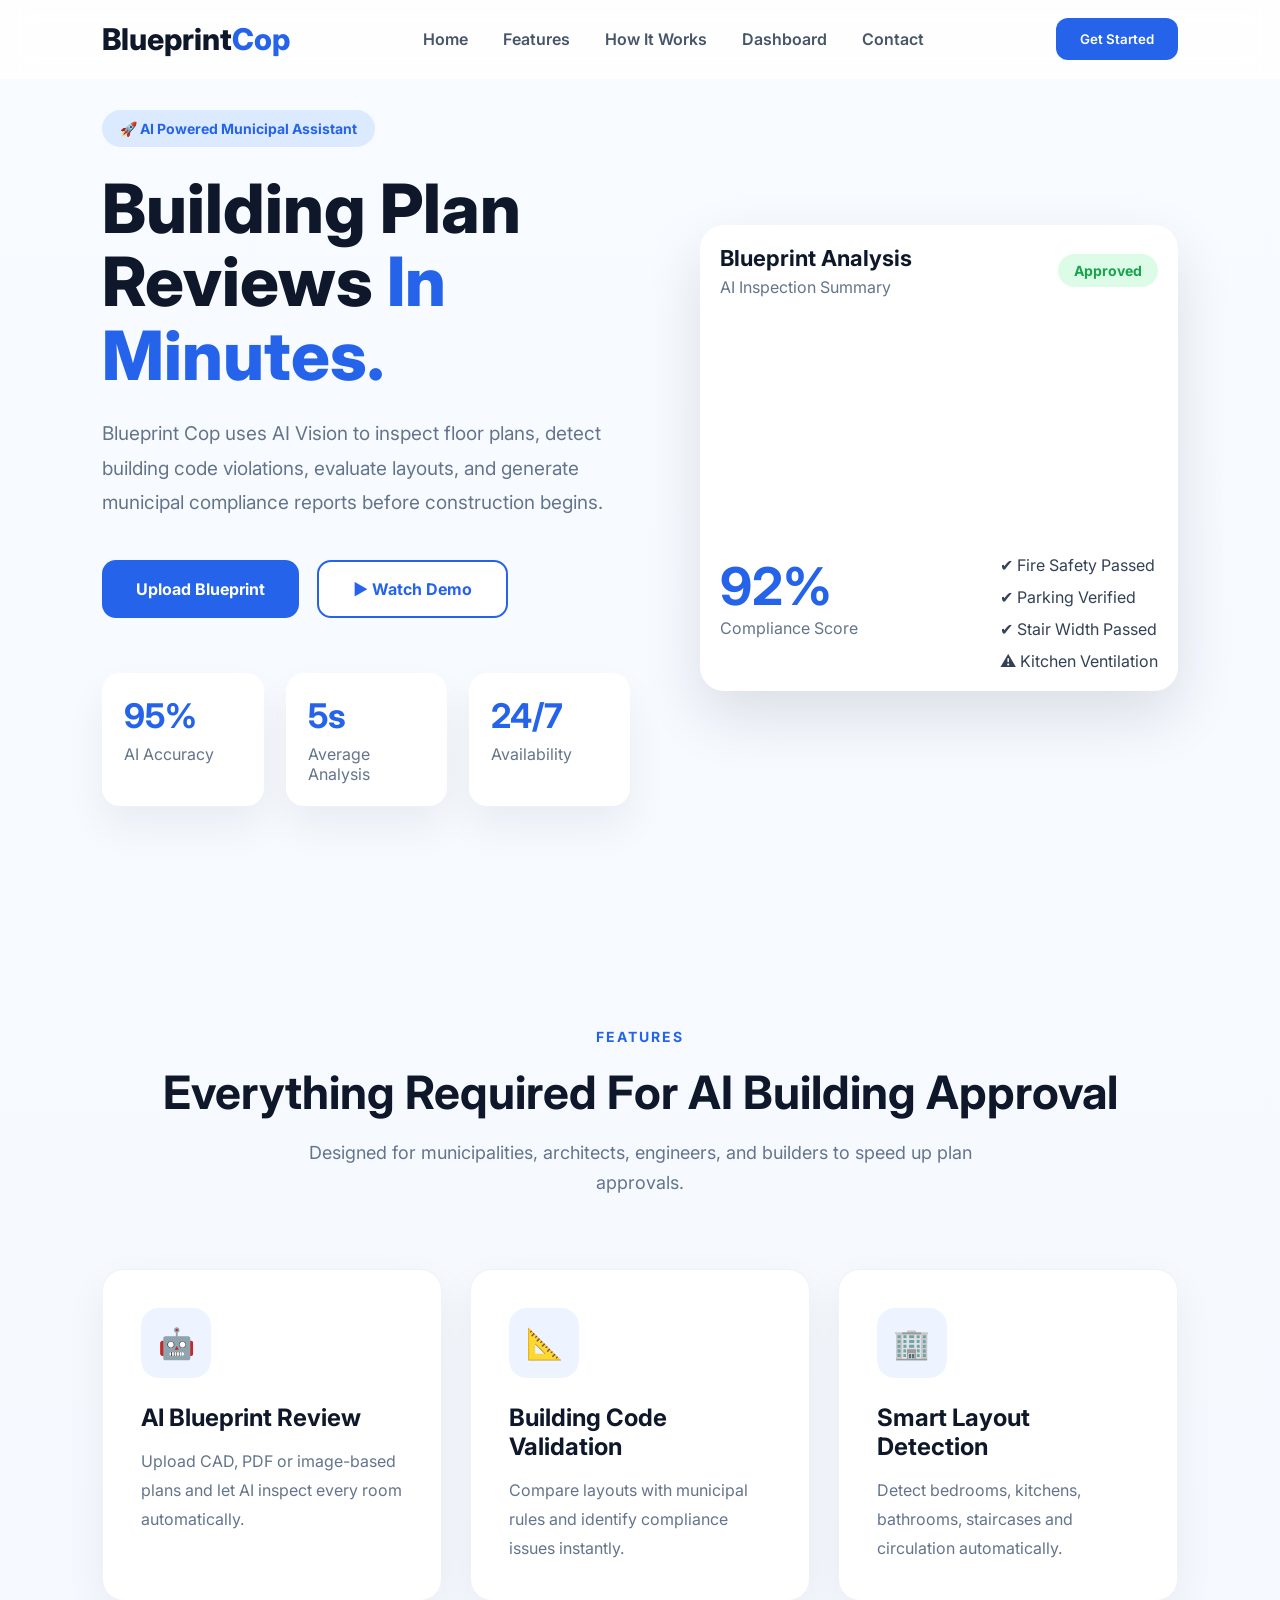
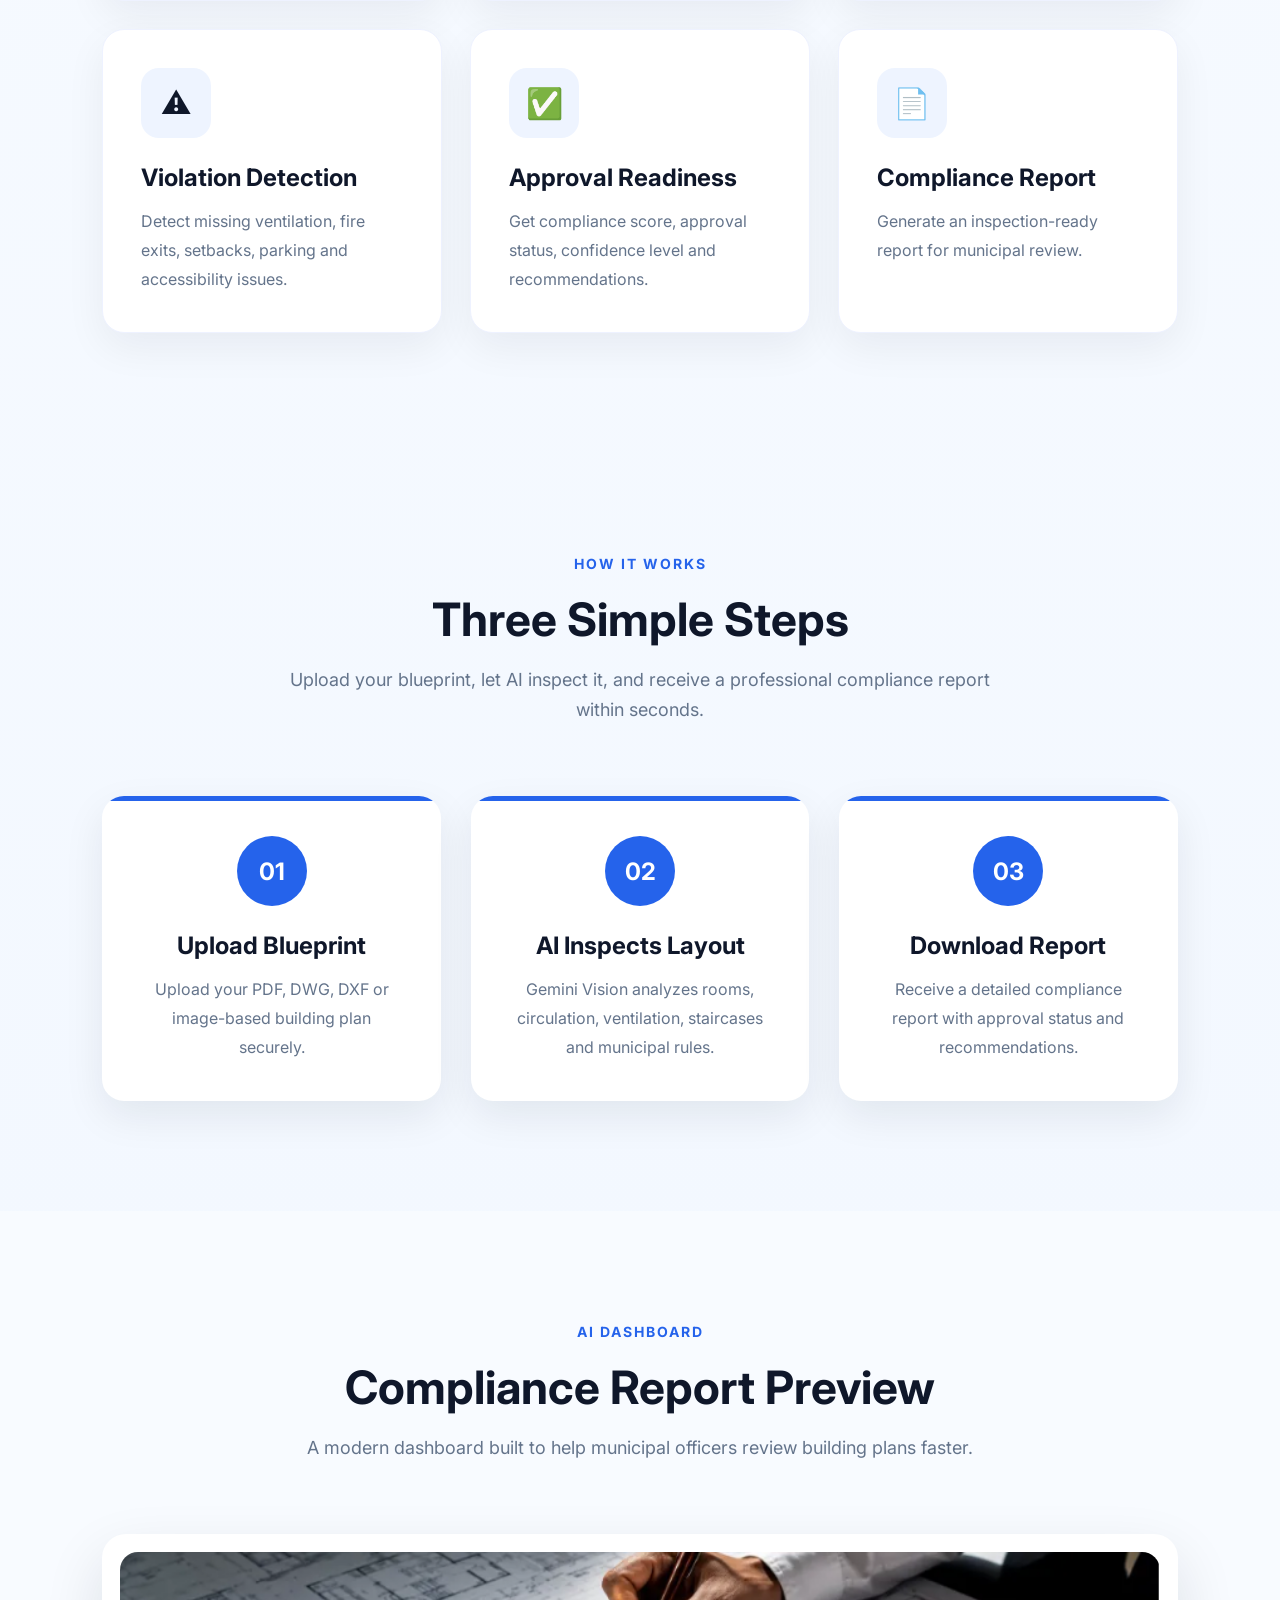
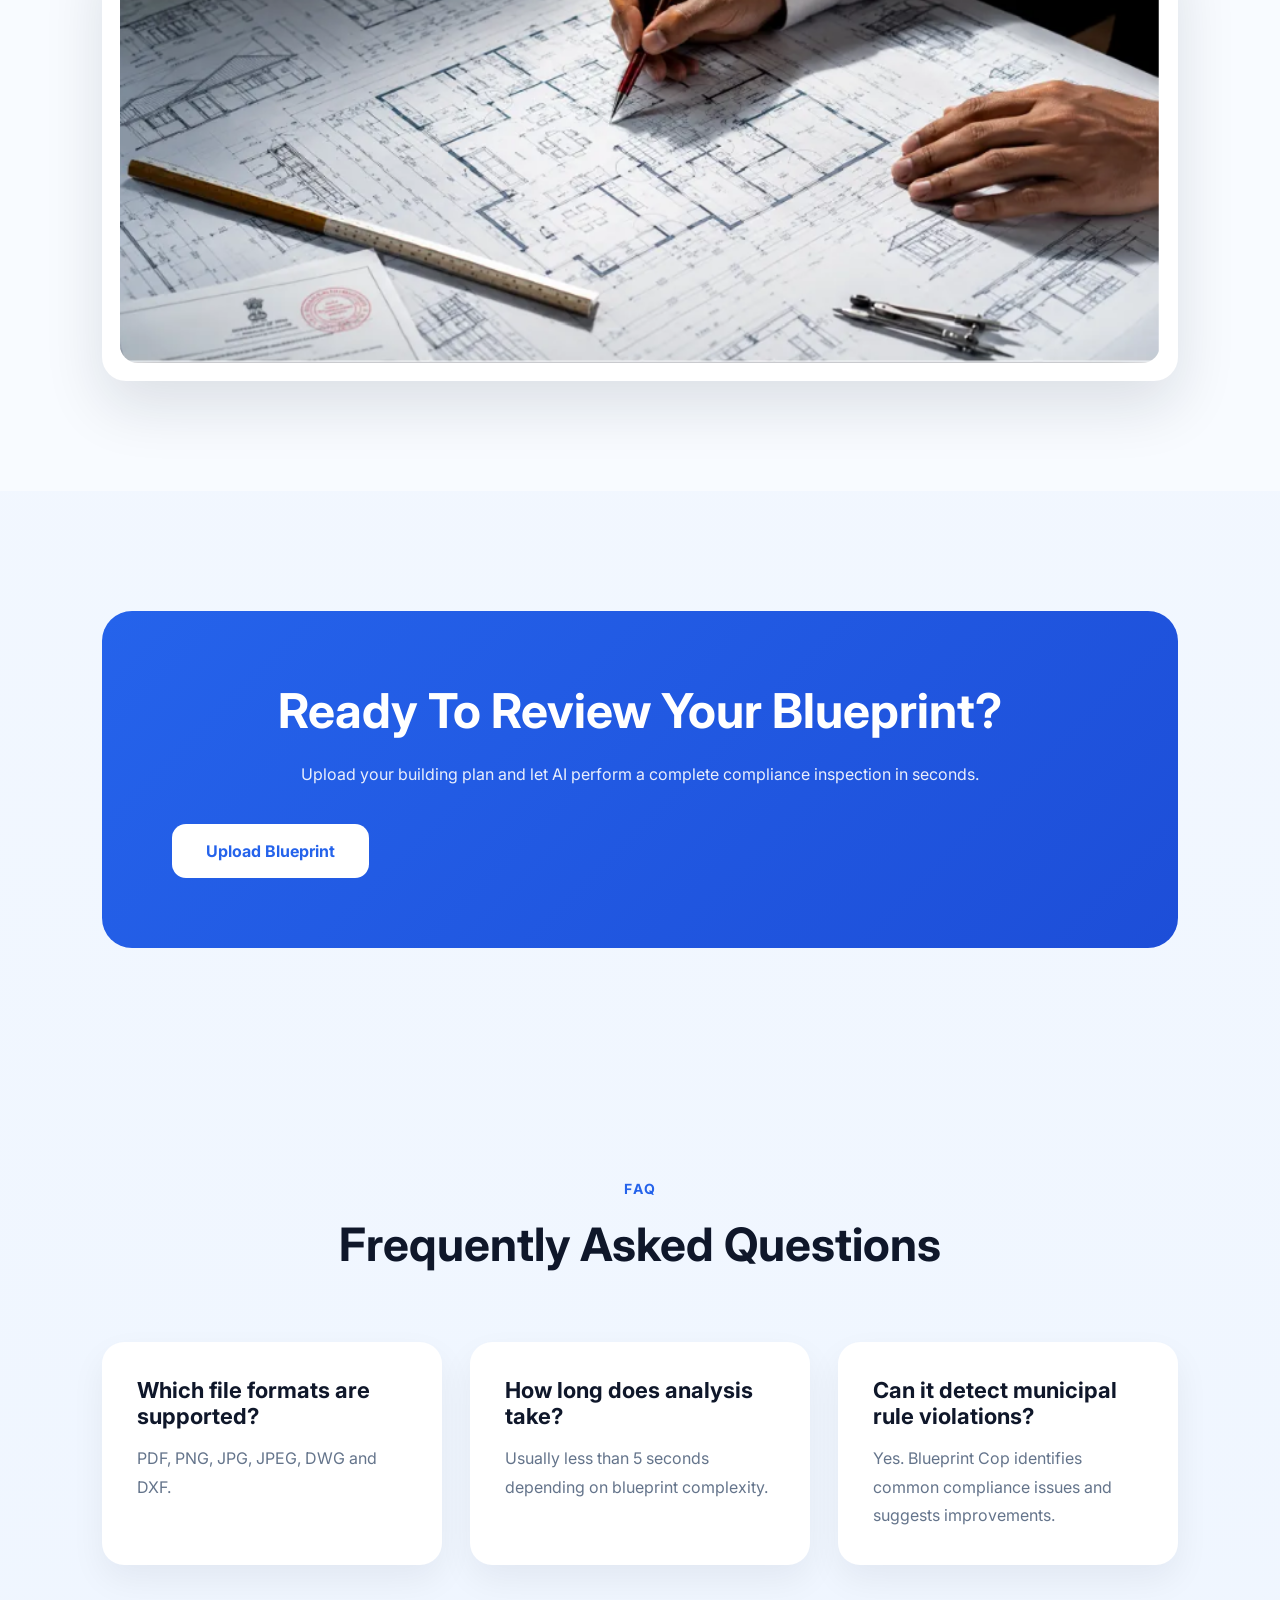
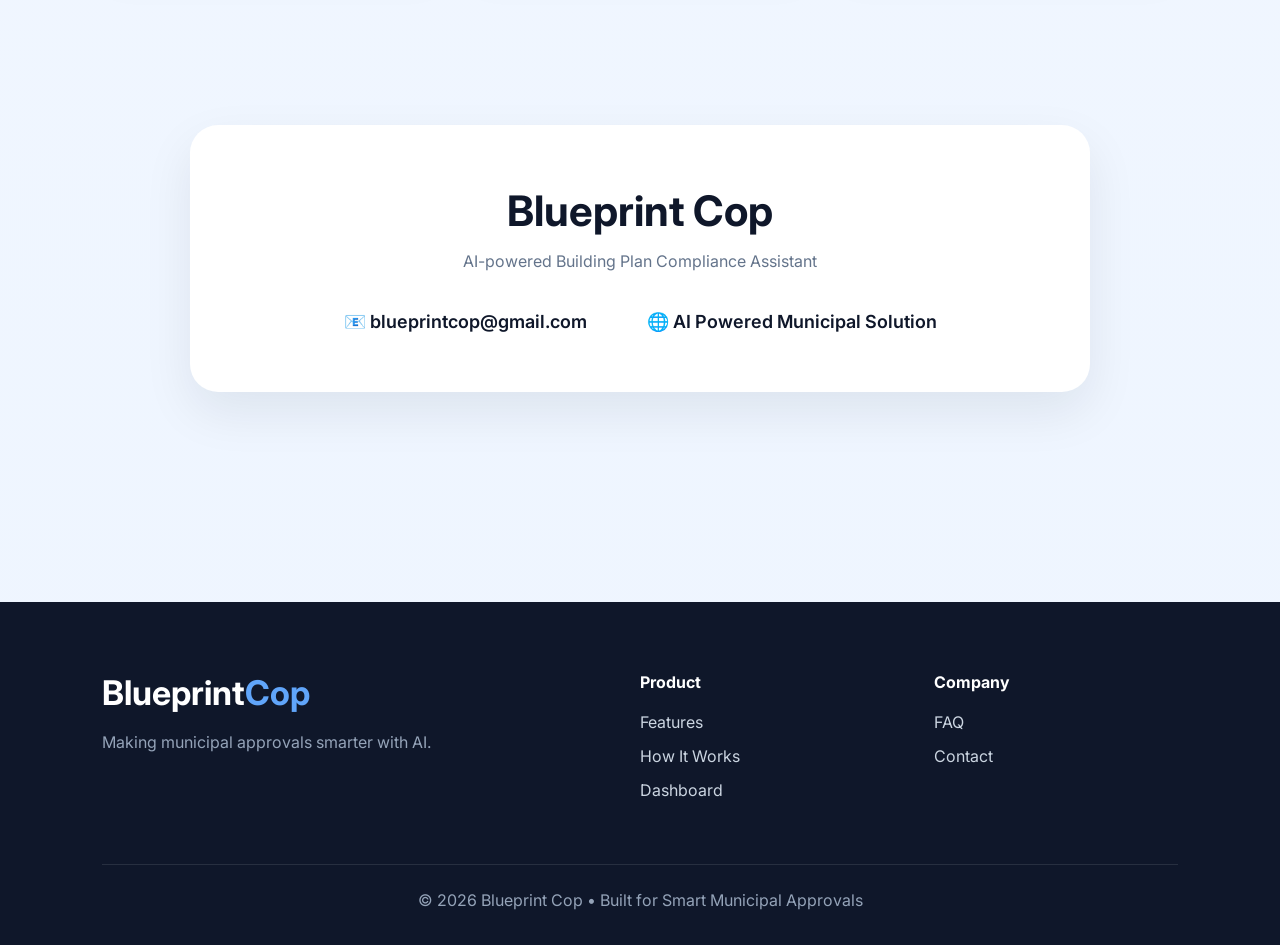
<file: frontend/index.html>
<!doctype html>
<html lang="en">
  <head>
    <meta charset="UTF-8" />
    <meta name="viewport" content="width=device-width, initial-scale=1.0" />
    <title>Blueprint Cop | AI Building Plan Reviewer</title>

    <link rel="stylesheet" href="style.css" />
  </head>

  <body>
    <!-- ================= NAVBAR ================= -->

    <nav class="navbar">
      <div class="logo">Blueprint<span>Cop</span></div>

      <ul class="nav-links">
        <li><a href="#home">Home</a></li>

        <li><a href="#features">Features</a></li>

        <li><a href="#how">How It Works</a></li>

        <li><a href="#dashboard">Dashboard</a></li>

        <li><a href="#contact">Contact</a></li>
      </ul>

      <button class="nav-btn">Get Started</button>
    </nav>

    <!-- ================= HERO ================= -->

    <section class="hero" id="home">
      <!-- Left -->

      <div class="hero-left">
        <span class="tag"> 🚀 AI Powered Municipal Assistant </span>

        <h1>
          Building Plan Reviews

          <span>In Minutes.</span>
        </h1>

        <p class="hero-text">
          Blueprint Cop uses AI Vision to inspect floor plans, detect building
          code violations, evaluate layouts, and generate municipal compliance
          reports before construction begins.
        </p>

        <div class="hero-buttons">
          <button class="primary-btn" id="uploadBtn">Upload Blueprint</button>

          <button class="secondary-btn">▶ Watch Demo</button>
        </div>

        <input
          type="file"
          id="fileInput"
          accept=".pdf,.dwg,.dxf,.png,.jpg,.jpeg"
          hidden
        />

        <!-- Stats -->

        <div class="hero-stats">
          <div class="stat-card">
            <h2>95%</h2>

            <p>AI Accuracy</p>
          </div>

          <div class="stat-card">
            <h2>5s</h2>

            <p>Average Analysis</p>
          </div>

          <div class="stat-card">
            <h2>24/7</h2>

            <p>Availability</p>
          </div>
        </div>
      </div>

      <!-- Right -->

      <div class="hero-right">
        <div class="preview-card">
          <div class="preview-header">
            <div>
              <h3>Blueprint Analysis</h3>

              <p>AI Inspection Summary</p>
            </div>

            <span class="status approved"> Approved </span>
          </div>

          <video class="hero-video" autoplay muted loop playsinline>
            <source
              src="SaaS_website_displays_AI_floor_202607260032.mp4"
              type="video/mp4"
            />
          </video>

          <div class="score-box">
            <div>
              <h2>92%</h2>

              <span> Compliance Score </span>
            </div>

            <div class="score-details">
              <p>✔ Fire Safety Passed</p>

              <p>✔ Parking Verified</p>

              <p>✔ Stair Width Passed</p>

              <p>⚠ Kitchen Ventilation</p>
            </div>
          </div>
        </div>
      </div>
    </section>

    <!-- ================= FEATURES ================= -->

    <section id="features">
      <div class="section-title">
        <span> FEATURES </span>

        <h2>Everything Required For AI Building Approval</h2>

        <p>
          Designed for municipalities, architects, engineers, and builders to
          speed up plan approvals.
        </p>
      </div>

      <div class="feature-grid">
        <div class="feature-card">
          <div class="icon">🤖</div>

          <h3>AI Blueprint Review</h3>

          <p>
            Upload CAD, PDF or image-based plans and let AI inspect every room
            automatically.
          </p>
        </div>

        <div class="feature-card">
          <div class="icon">📐</div>

          <h3>Building Code Validation</h3>

          <p>
            Compare layouts with municipal rules and identify compliance issues
            instantly.
          </p>
        </div>

        <div class="feature-card">
          <div class="icon">🏢</div>

          <h3>Smart Layout Detection</h3>

          <p>
            Detect bedrooms, kitchens, bathrooms, staircases and circulation
            automatically.
          </p>
        </div>

        <div class="feature-card">
          <div class="icon">⚠</div>

          <h3>Violation Detection</h3>

          <p>
            Detect missing ventilation, fire exits, setbacks, parking and
            accessibility issues.
          </p>
        </div>

        <div class="feature-card">
          <div class="icon">✅</div>

          <h3>Approval Readiness</h3>

          <p>
            Get compliance score, approval status, confidence level and
            recommendations.
          </p>
        </div>

        <div class="feature-card">
          <div class="icon">📄</div>

          <h3>Compliance Report</h3>

          <p>Generate an inspection-ready report for municipal review.</p>
        </div>
      </div>
    </section>

    <!-- ================= HOW IT WORKS ================= -->

    <section id="how">
      <div class="section-title">
        <span> HOW IT WORKS </span>

        <h2>Three Simple Steps</h2>

        <p>
          Upload your blueprint, let AI inspect it, and receive a professional
          compliance report within seconds.
        </p>
      </div>

      <div class="timeline">
        <div class="timeline-card">
          <div class="timeline-number">01</div>

          <h3>Upload Blueprint</h3>

          <p>
            Upload your PDF, DWG, DXF or image-based building plan securely.
          </p>
        </div>

        <div class="timeline-card">
          <div class="timeline-number">02</div>

          <h3>AI Inspects Layout</h3>

          <p>
            Gemini Vision analyzes rooms, circulation, ventilation, staircases
            and municipal rules.
          </p>
        </div>

        <div class="timeline-card">
          <div class="timeline-number">03</div>

          <h3>Download Report</h3>

          <p>
            Receive a detailed compliance report with approval status and
            recommendations.
          </p>
        </div>
      </div>
    </section>

    <!-- ================= DASHBOARD ================= -->

    <section class="dashboard" id="dashboard">
      <div class="section-title">
        <span> AI DASHBOARD </span>

        <h2>Compliance Report Preview</h2>

        <p>
          A modern dashboard built to help municipal officers review building
          plans faster.
        </p>
      </div>

      <div class="dashboard-box">
        <img src="use1.png" alt="Dashboard Preview" class="dashboard-image" />
      </div>
    </section>

    <!-- ================= CTA ================= -->

    <section class="cta-section">
      <div class="cta-card">
        <h2>Ready To Review Your Blueprint?</h2>

        <p>
          Upload your building plan and let AI perform a complete compliance
          inspection in seconds.
        </p>

        <button class="primary-btn" id="uploadBtn2">Upload Blueprint</button>
      </div>
    </section>

    <!-- ================= FAQ ================= -->

    <section id="faq">
      <div class="section-title">
        <span> FAQ </span>

        <h2>Frequently Asked Questions</h2>
      </div>

      <div class="faq-container">
        <div class="faq-card">
          <h3>Which file formats are supported?</h3>

          <p>PDF, PNG, JPG, JPEG, DWG and DXF.</p>
        </div>

        <div class="faq-card">
          <h3>How long does analysis take?</h3>

          <p>Usually less than 5 seconds depending on blueprint complexity.</p>
        </div>

        <div class="faq-card">
          <h3>Can it detect municipal rule violations?</h3>

          <p>
            Yes. Blueprint Cop identifies common compliance issues and suggests
            improvements.
          </p>
        </div>
      </div>
    </section>

    <!-- ================= CONTACT ================= -->

    <section class="contact" id="contact">
      <div class="contact-card">
        <h2>Blueprint Cop</h2>

        <p>AI-powered Building Plan Compliance Assistant</p>

        <div class="contact-info">
          <div>📧 blueprintcop@gmail.com</div>

          <div>🌐 AI Powered Municipal Solution</div>
        </div>
      </div>
    </section>

    <!-- ================= FOOTER ================= -->

    <footer>
      <div class="footer-top">
        <div>
          <h2>Blueprint<span>Cop</span></h2>

          <p>Making municipal approvals smarter with AI.</p>
        </div>

        <div>
          <h4>Product</h4>

          <a href="#features"> Features </a>

          <a href="#how"> How It Works </a>

          <a href="#dashboard"> Dashboard </a>
        </div>

        <div>
          <h4>Company</h4>

          <a href="#faq"> FAQ </a>

          <a href="#contact"> Contact </a>
        </div>
      </div>

      <div class="footer-bottom">
        © 2026 Blueprint Cop • Built for Smart Municipal Approvals
      </div>
    </footer>

    <script src="script.js"></script>
  </body>
</html>
</file>
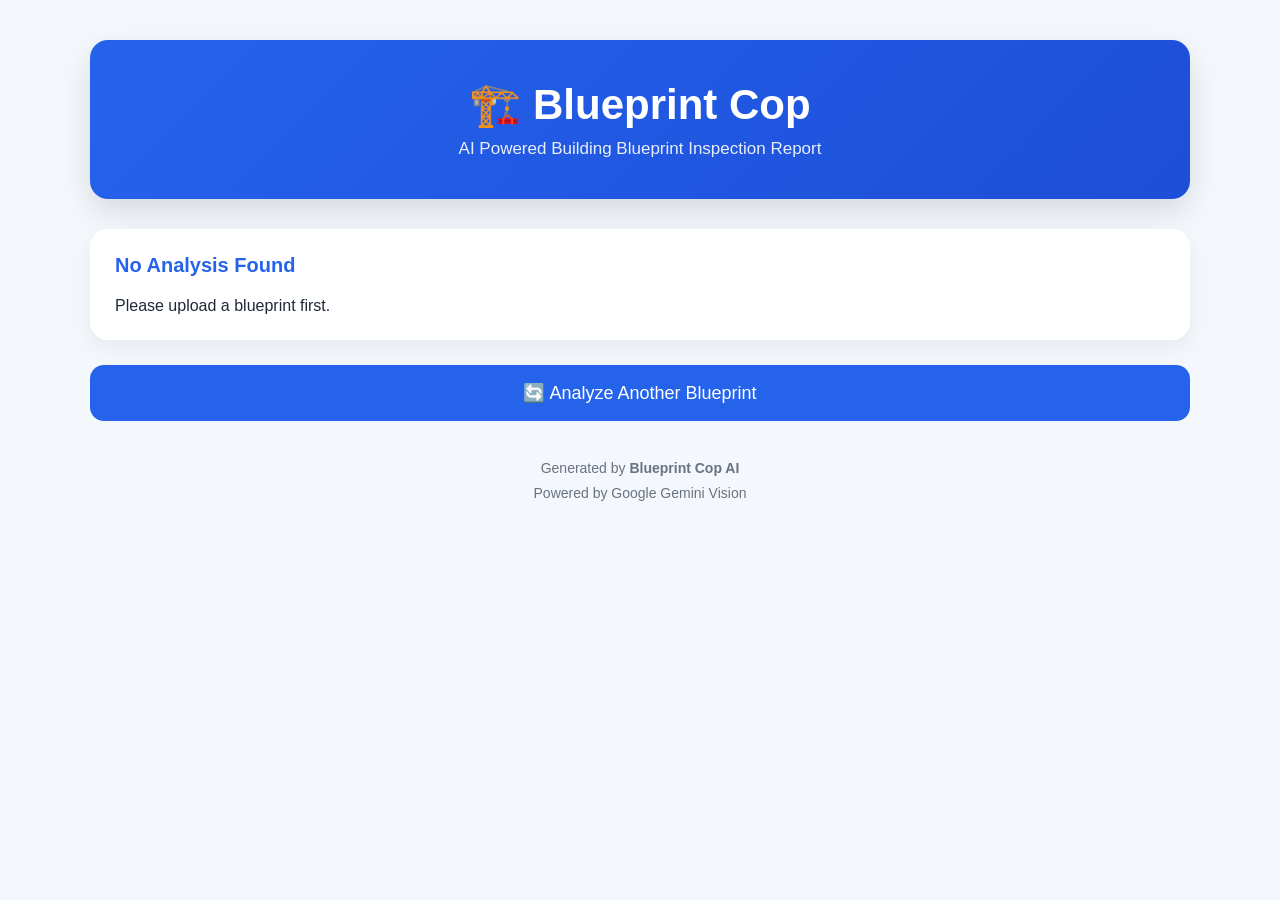
<file: frontend/result.html>
<!DOCTYPE html>
<html lang="en">
<head>
    <meta charset="UTF-8">
    <meta name="viewport" content="width=device-width, initial-scale=1.0">

    <title>Blueprint Cop | Analysis Report</title>

    <link rel="stylesheet" href="result.css">
</head>
<body>

    <div class="container">

        <!-- Header -->
        <header class="header">
            <h1>🏗️ Blueprint Cop</h1>
            <p>AI Powered Building Blueprint Inspection Report</p>
        </header>

        <!-- Report will be rendered here -->
        <main id="content">

        </main>

        <!-- Footer Buttons -->
        <div class="bottom-actions">

            <button onclick="window.location.href='index.html'">
                🔄 Analyze Another Blueprint
            </button>

        </div>

        <footer>
            <p>
                Generated by <strong>Blueprint Cop AI</strong><br>
                Powered by Google Gemini Vision
            </p>
        </footer>

    </div>

<script src="result_script.js"></script>

</body>
</html>
</file>
<file: frontend/style.css>
/* =========================
   GOOGLE FONT
========================= */

@import url("https://fonts.googleapis.com/css2?family=Inter:wght@400;500;600;700;800&display=swap");

/* =========================
   RESET
========================= */

* {
  margin: 0;
  padding: 0;
  box-sizing: border-box;
}

html {
  scroll-behavior: smooth;
}

body {
  font-family: "Inter", sans-serif;

  background: linear-gradient(180deg, #f8fbff 0%, #eef5ff 100%);

  color: #0f172a;

  overflow-x: hidden;
}

section {
  padding: 110px 8%;
}

img {
  max-width: 100%;
}

button {
  font-family: inherit;
}

/* =========================
   NAVBAR
========================= */

.navbar {
  position: fixed;

  top: 0;

  left: 0;

  width: 100%;

  padding: 18px 8%;

  display: flex;

  justify-content: space-between;

  align-items: center;

  background: rgba(255, 255, 255, 0.8);

  backdrop-filter: blur(16px);

  border-bottom: 1px solid rgba(255, 255, 255, 0.4);

  z-index: 1000;
}

.logo {
  font-size: 30px;

  font-weight: 800;
}

.logo span {
  color: #2563eb;
}

.nav-links {
  display: flex;

  gap: 35px;

  list-style: none;
}

.nav-links a {
  text-decoration: none;

  color: #475569;

  font-weight: 600;

  transition: 0.3s;
}

.nav-links a:hover {
  color: #2563eb;
}

.nav-btn {
  border: none;

  background: #2563eb;

  color: #fff;

  padding: 13px 24px;

  border-radius: 12px;

  cursor: pointer;

  font-weight: 600;

  transition: 0.35s;
}

.nav-btn:hover {
  transform: translateY(-3px);

  box-shadow: 0 15px 30px rgba(37, 99, 235, 0.25);
}

/* =========================
   HERO
========================= */

.hero {
  min-height: 100vh;

  display: grid;

  grid-template-columns: 1.05fr 0.95fr;

  align-items: center;

  gap: 70px;
}

.hero-left {
  animation: fadeUp 0.8s ease;
}

.tag {
  display: inline-flex;

  align-items: center;

  gap: 10px;

  background: #dbeafe;

  color: #2563eb;

  padding: 10px 18px;

  border-radius: 999px;

  font-size: 14px;

  font-weight: 700;

  margin-bottom: 25px;
}

.hero-left h1 {
  font-size: 68px;

  line-height: 1.08;

  margin-bottom: 25px;

  font-weight: 800;
}

.hero-left h1 span {
  color: #2563eb;
}

.hero-text {
  color: #64748b;

  font-size: 19px;

  line-height: 1.8;

  max-width: 650px;
}

/* =========================
   HERO BUTTONS
========================= */

.hero-buttons {
  display: flex;

  gap: 18px;

  margin-top: 40px;
}

.primary-btn {
  border: none;

  background: #2563eb;

  color: white;

  padding: 17px 34px;

  border-radius: 14px;

  cursor: pointer;

  font-size: 16px;

  font-weight: 700;

  display: flex;

  align-items: center;

  justify-content: center;

  gap: 10px;

  transition: 0.35s;
}

.primary-btn:hover {
  transform: translateY(-4px);

  box-shadow: 0 18px 35px rgba(37, 99, 235, 0.35);
}

.secondary-btn {
  background: white;

  border: 2px solid #2563eb;

  color: #2563eb;

  padding: 17px 34px;

  border-radius: 14px;

  cursor: pointer;

  font-size: 16px;

  font-weight: 700;

  transition: 0.35s;
}

.secondary-btn:hover {
  background: #2563eb;

  color: white;
}

/* =========================
   HERO STATS
========================= */

.hero-stats {
  display: flex;

  gap: 22px;

  margin-top: 55px;
}

.stat-card {
  flex: 1;

  background: white;

  border-radius: 18px;

  padding: 22px;

  box-shadow: 0 20px 40px rgba(15, 23, 42, 0.06);

  transition: 0.35s;
}

.stat-card:hover {
  transform: translateY(-8px);
}

.stat-card h2 {
  color: #2563eb;

  font-size: 34px;

  margin-bottom: 8px;
}

.stat-card p {
  color: #64748b;
}

/* =========================
   VIDEO CARD
========================= */

.preview-card {
  background: white;

  border-radius: 24px;

  padding: 20px;

  box-shadow: 0 25px 60px rgba(15, 23, 42, 0.12);

  animation: fadeUp 1s ease;
}

.preview-header {
  display: flex;

  justify-content: space-between;

  align-items: center;

  margin-bottom: 20px;
}

.preview-header h3 {
  font-size: 22px;
}

.preview-header p {
  color: #64748b;

  margin-top: 6px;
}

.status {
  padding: 8px 16px;

  border-radius: 999px;

  font-size: 14px;

  font-weight: 700;
}

.approved {
  background: #dcfce7;

  color: #16a34a;
}

.hero-video {
  width: 100%;

  border-radius: 16px;

  display: block;
}

.score-box {
  margin-top: 20px;

  display: flex;

  justify-content: space-between;

  gap: 20px;
}

.score-box h2 {
  color: #2563eb;

  font-size: 52px;
}

.score-box span {
  color: #64748b;
}

.score-details {
  display: flex;

  flex-direction: column;

  gap: 12px;

  color: #334155;
}

/* =========================
   SECTION TITLE
========================= */

.section-title {
  text-align: center;

  margin-bottom: 70px;
}

.section-title span {
  color: #2563eb;

  font-weight: 700;

  letter-spacing: 2px;

  font-size: 14px;
}

.section-title h2 {
  font-size: 46px;

  margin: 18px 0;
}

.section-title p {
  color: #64748b;

  font-size: 18px;

  max-width: 720px;

  margin: auto;

  line-height: 1.7;
}

/* =========================
   FEATURES
========================= */

.feature-grid {
  display: grid;

  grid-template-columns: repeat(auto-fit, minmax(320px, 1fr));

  gap: 28px;
}

.feature-card {
  background: white;

  padding: 38px;

  border-radius: 22px;

  box-shadow: 0 15px 40px rgba(15, 23, 42, 0.06);

  transition: 0.35s;

  border: 1px solid #eef2ff;
}

.feature-card:hover {
  transform: translateY(-10px);

  box-shadow: 0 25px 55px rgba(15, 23, 42, 0.12);
}

.icon {
  width: 70px;

  height: 70px;

  border-radius: 18px;

  background: #eef4ff;

  display: flex;

  justify-content: center;

  align-items: center;

  font-size: 30px;

  margin-bottom: 25px;
}

.feature-card h3 {
  margin-bottom: 15px;

  font-size: 24px;
}

.feature-card p {
  color: #64748b;

  line-height: 1.8;
}

/* =========================
   BUTTON LOADING
========================= */

.spinner {
  width: 18px;
  height: 18px;
  border: 3px solid rgba(255, 255, 255, 0.35);
  border-top: 3px solid #fff;
  border-radius: 50%;
  animation: spin 1s linear infinite;
  flex-shrink: 0;
}

/* =========================
   ANIMATIONS
========================= */

@keyframes spin {
  from {
    transform: rotate(0deg);
  }

  to {
    transform: rotate(360deg);
  }
}

@keyframes fadeUp {
  from {
    opacity: 0;

    transform: translateY(40px);
  }

  to {
    opacity: 1;

    transform: translateY(0);
  }
}

/* =========================
   HOW IT WORKS
========================= */

.timeline {
  display: grid;

  grid-template-columns: repeat(3, 1fr);

  gap: 30px;

  margin-top: 60px;
}

.timeline-card {
  background: white;

  padding: 40px;

  border-radius: 22px;

  text-align: center;

  box-shadow: 0 15px 40px rgba(15, 23, 42, 0.08);

  transition: 0.35s;

  position: relative;

  overflow: hidden;
}

.timeline-card::before {
  content: "";

  position: absolute;

  top: 0;

  left: 0;

  width: 100%;

  height: 5px;

  background: #2563eb;
}

.timeline-card:hover {
  transform: translateY(-10px);
}

.timeline-number {
  width: 70px;

  height: 70px;

  border-radius: 50%;

  margin: auto;

  margin-bottom: 25px;

  background: #2563eb;

  color: white;

  display: flex;

  justify-content: center;

  align-items: center;

  font-size: 24px;

  font-weight: 700;
}

.timeline-card h3 {
  font-size: 24px;

  margin-bottom: 15px;
}

.timeline-card p {
  color: #64748b;

  line-height: 1.8;
}

/* =========================
   DASHBOARD
========================= */

.dashboard {
  background: #f8fbff;
}

.dashboard-box {
  margin: auto;

  max-width: 1200px;

  background: white;

  padding: 18px;

  border-radius: 24px;

  box-shadow: 0 25px 60px rgba(15, 23, 42, 0.12);

  transition: 0.4s;
}

.dashboard-box:hover {
  transform: translateY(-8px);
}

.dashboard-image {
  width: 100%;

  display: block;

  border-radius: 18px;
}

/* =========================
   CTA
========================= */

.cta-section {
  padding: 120px 8%;
}

.cta-card {
  background: linear-gradient(135deg, #2563eb, #1d4ed8);

  color: white;

  padding: 70px;

  border-radius: 30px;

  text-align: center;
}

.cta-card h2 {
  font-size: 48px;

  margin-bottom: 20px;
}

.cta-card p {
  max-width: 700px;

  margin: auto;

  margin-bottom: 35px;

  opacity: 0.9;

  line-height: 1.8;
}

.cta-card .primary-btn {
  background: white;

  color: #2563eb;
}

.cta-card .primary-btn:hover {
  background: #f1f5f9;
}

/* =========================
   FAQ
========================= */

.faq-container {
  display: grid;

  grid-template-columns: repeat(auto-fit, minmax(320px, 1fr));

  gap: 28px;
}

.faq-card {
  background: white;

  padding: 35px;

  border-radius: 22px;

  box-shadow: 0 15px 35px rgba(15, 23, 42, 0.06);

  transition: 0.35s;
}

.faq-card:hover {
  transform: translateY(-8px);
}

.faq-card h3 {
  margin-bottom: 15px;

  font-size: 22px;
}

.faq-card p {
  color: #64748b;

  line-height: 1.8;
}

/* =========================
   CONTACT
========================= */

.contact {
  padding-top: 50px;
}

.contact-card {
  max-width: 900px;

  margin: auto;

  background: white;

  border-radius: 28px;

  padding: 60px;

  text-align: center;

  box-shadow: 0 20px 50px rgba(15, 23, 42, 0.08);
}

.contact-card h2 {
  font-size: 42px;

  margin-bottom: 15px;
}

.contact-card p {
  color: #64748b;

  margin-bottom: 40px;
}

.contact-info {
  display: flex;

  justify-content: center;

  gap: 60px;

  flex-wrap: wrap;

  font-size: 18px;

  font-weight: 600;
}

/* =========================
   FOOTER
========================= */

footer {
  margin-top: 100px;

  background: #0f172a;

  color: white;

  padding: 70px 8% 35px;
}

.footer-top {
  display: grid;

  grid-template-columns: 2fr 1fr 1fr;

  gap: 50px;

  margin-bottom: 50px;
}

.footer-top h2 {
  font-size: 34px;

  margin-bottom: 15px;
}

.footer-top h2 span {
  color: #60a5fa;
}

.footer-top p {
  color: #94a3b8;

  line-height: 1.8;
}

.footer-top h4 {
  margin-bottom: 20px;
}

.footer-top a {
  display: block;

  margin-bottom: 14px;

  color: #cbd5e1;

  text-decoration: none;

  transition: 0.3s;
}

.footer-top a:hover {
  color: white;

  transform: translateX(6px);
}

.footer-bottom {
  border-top: 1px solid rgba(255, 255, 255, 0.1);

  padding-top: 25px;

  text-align: center;

  color: #94a3b8;
}

/* =========================
   RESPONSIVE
========================= */

@media (max-width: 1100px) {
  .hero {
    grid-template-columns: 1fr;

    text-align: center;
  }

  .hero-text {
    margin: auto;
  }

  .hero-buttons {
    justify-content: center;
  }

  .hero-stats {
    justify-content: center;

    flex-wrap: wrap;
  }

  .score-box {
    flex-direction: column;

    text-align: center;
  }

  .timeline {
    grid-template-columns: 1fr;
  }

  .footer-top {
    grid-template-columns: 1fr;

    text-align: center;
  }

  .contact-info {
    flex-direction: column;

    gap: 20px;
  }
}

@media (max-width: 768px) {
  .navbar {
    padding: 18px 5%;
  }

  .nav-links {
    display: none;
  }

  .nav-btn {
    display: none;
  }

  section {
    padding: 90px 6%;
  }

  .hero-left h1 {
    font-size: 46px;
  }

  .hero-text {
    font-size: 17px;
  }

  .hero-buttons {
    flex-direction: column;
  }

  .primary-btn,
  .secondary-btn {
    width: 100%;
  }

  .hero-stats {
    flex-direction: column;
  }

  .section-title h2 {
    font-size: 34px;
  }

  .cta-card {
    padding: 40px 25px;
  }

  .cta-card h2 {
    font-size: 34px;
  }

  .contact-card {
    padding: 40px 25px;
  }

  .dashboard-box {
    padding: 12px;
  }
}

@media (max-width: 480px) {
  .hero-left h1 {
    font-size: 38px;
  }

  .section-title h2 {
    font-size: 30px;
  }

  .timeline-card,
  .feature-card,
  .faq-card {
    padding: 28px;
  }

  .contact-card h2 {
    font-size: 32px;
  }
}
</file>
<file: frontend/result.css>
*{
    margin:0;
    padding:0;
    box-sizing:border-box;
    font-family:"Segoe UI",Arial,sans-serif;
}

body{
    background:#f4f7fc;
    color:#1f2937;
    padding:40px 20px;
}

.container{
    max-width:1100px;
    margin:auto;
}

/* ===========================
        HEADER
=========================== */

.header{
    background:linear-gradient(135deg,#2563eb,#1d4ed8);
    color:white;
    text-align:center;
    padding:40px 25px;
    border-radius:18px;
    margin-bottom:30px;
    box-shadow:0 12px 30px rgba(0,0,0,.12);
}

.header h1{
    font-size:42px;
    margin-bottom:10px;
}

.header p{
    opacity:.9;
    font-size:17px;
}

/* ===========================
        CARD
=========================== */

.card{
    background:white;
    border-radius:18px;
    padding:25px;
    margin-bottom:25px;
    box-shadow:0 8px 25px rgba(0,0,0,.06);
}

.card h2{
    color:#2563eb;
    margin-bottom:20px;
    font-size:20px;
}

/* ===========================
      HERO SCORE
=========================== */

.hero-score{
    text-align:center;
}

.score-circle{
    width:170px;
    height:170px;
    border-radius:50%;
    margin:25px auto;
    background:linear-gradient(135deg,#2563eb,#60a5fa);
    color:white;
    display:flex;
    flex-direction:column;
    justify-content:center;
    align-items:center;
    box-shadow:0 10px 30px rgba(37,99,235,.35);
}

.score-number{
    font-size:46px;
    font-weight:bold;
}

.score-text{
    font-size:15px;
    opacity:.9;
}

/* ===========================
      STATUS BAR
=========================== */

.status-banner{
    display:flex;
    justify-content:space-between;
    align-items:center;
    flex-wrap:wrap;
    gap:15px;
}

.status-item{
    flex:1;
    min-width:180px;
    background:#eef4ff;
    padding:18px;
    border-radius:14px;
    text-align:center;
}

.status-item h3{
    font-size:13px;
    color:#6b7280;
    margin-bottom:8px;
}

.status-item p{
    font-size:20px;
    font-weight:700;
}

/* ===========================
        GRID
=========================== */

.stat-grid{
    display:grid;
    grid-template-columns:repeat(auto-fit,minmax(180px,1fr));
    gap:18px;
}

.stat{
    background:#f8fbff;
    border:1px solid #e5e7eb;
    border-radius:14px;
    padding:20px;
    text-align:center;
    transition:.25s;
}

.stat:hover{
    transform:translateY(-4px);
    box-shadow:0 10px 18px rgba(0,0,0,.08);
}

.label{
    font-size:13px;
    color:#6b7280;
    margin-bottom:10px;
}

.value{
    font-size:24px;
    font-weight:bold;
}

/* ===========================
        PILLS
=========================== */

.pill{
    padding:7px 18px;
    border-radius:40px;
    display:inline-block;
    font-size:14px;
    font-weight:bold;
}

.passed,
.approved,
.low{
    background:#dcfce7;
    color:#15803d;
}

.failed,
.not-approved,
.critical{
    background:#fee2e2;
    color:#dc2626;
}

.conditionally-approved,
.high,
.moderate{
    background:#fef3c7;
    color:#ca8a04;
}

/* ===========================
      VIOLATIONS
=========================== */

.violation{
    background:#fafafa;
    border-left:6px solid #2563eb;
    border-radius:14px;
    padding:18px;
    margin-bottom:18px;
}

.severity-high{
    border-color:#dc2626;
}

.severity-medium{
    border-color:#f59e0b;
}

.severity-low{
    border-color:#16a34a;
}

.room{
    font-size:19px;
    font-weight:bold;
    margin-bottom:12px;
}

.row{
    margin-top:8px;
    color:#374151;
    line-height:1.7;
}

/* ===========================
        LIST
=========================== */

.plain{
    list-style:none;
}

.plain li{
    background:#f9fafb;
    padding:12px 15px;
    margin-bottom:10px;
    border-radius:10px;
}

.positive li{
    border-left:5px solid #22c55e;
}

.recommend li{
    border-left:5px solid #2563eb;
    background:#eff6ff;
}

/* ===========================
      BUTTON
=========================== */

.bottom-actions{
    margin-top:25px;
}

button{
    width:100%;
    border:none;
    background:#2563eb;
    color:white;
    font-size:18px;
    padding:17px;
    border-radius:14px;
    cursor:pointer;
    transition:.3s;
}

button:hover{
    background:#1d4ed8;
    transform:translateY(-2px);
}

/* ===========================
      FOOTER
=========================== */

footer{
    text-align:center;
    color:#6b7280;
    margin-top:35px;
    font-size:14px;
    line-height:1.8;
}

/* ===========================
      MOBILE
=========================== */

@media(max-width:768px){

.header h1{
    font-size:32px;
}

.score-circle{
    width:140px;
    height:140px;
}

.score-number{
    font-size:36px;
}

.status-banner{
    flex-direction:column;
}

.stat-grid{
    grid-template-columns:1fr;
}

}
</file>
